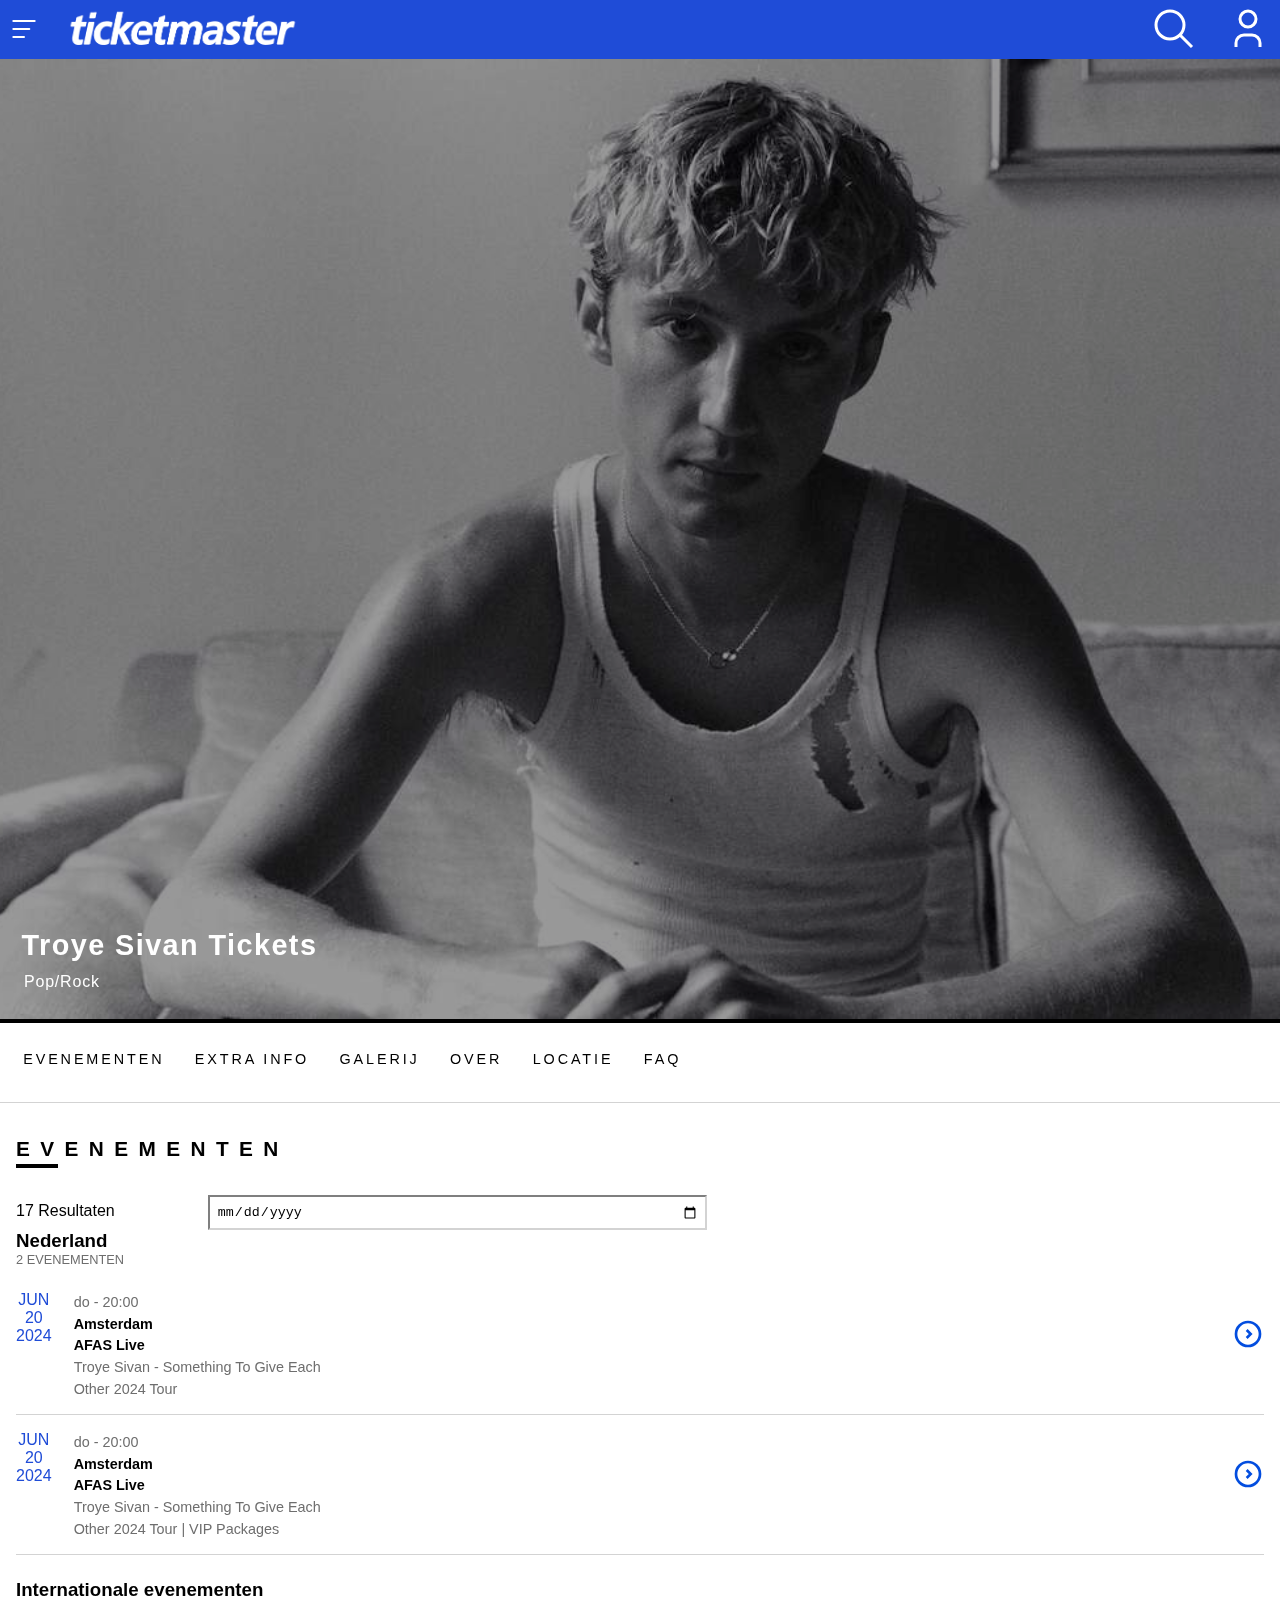
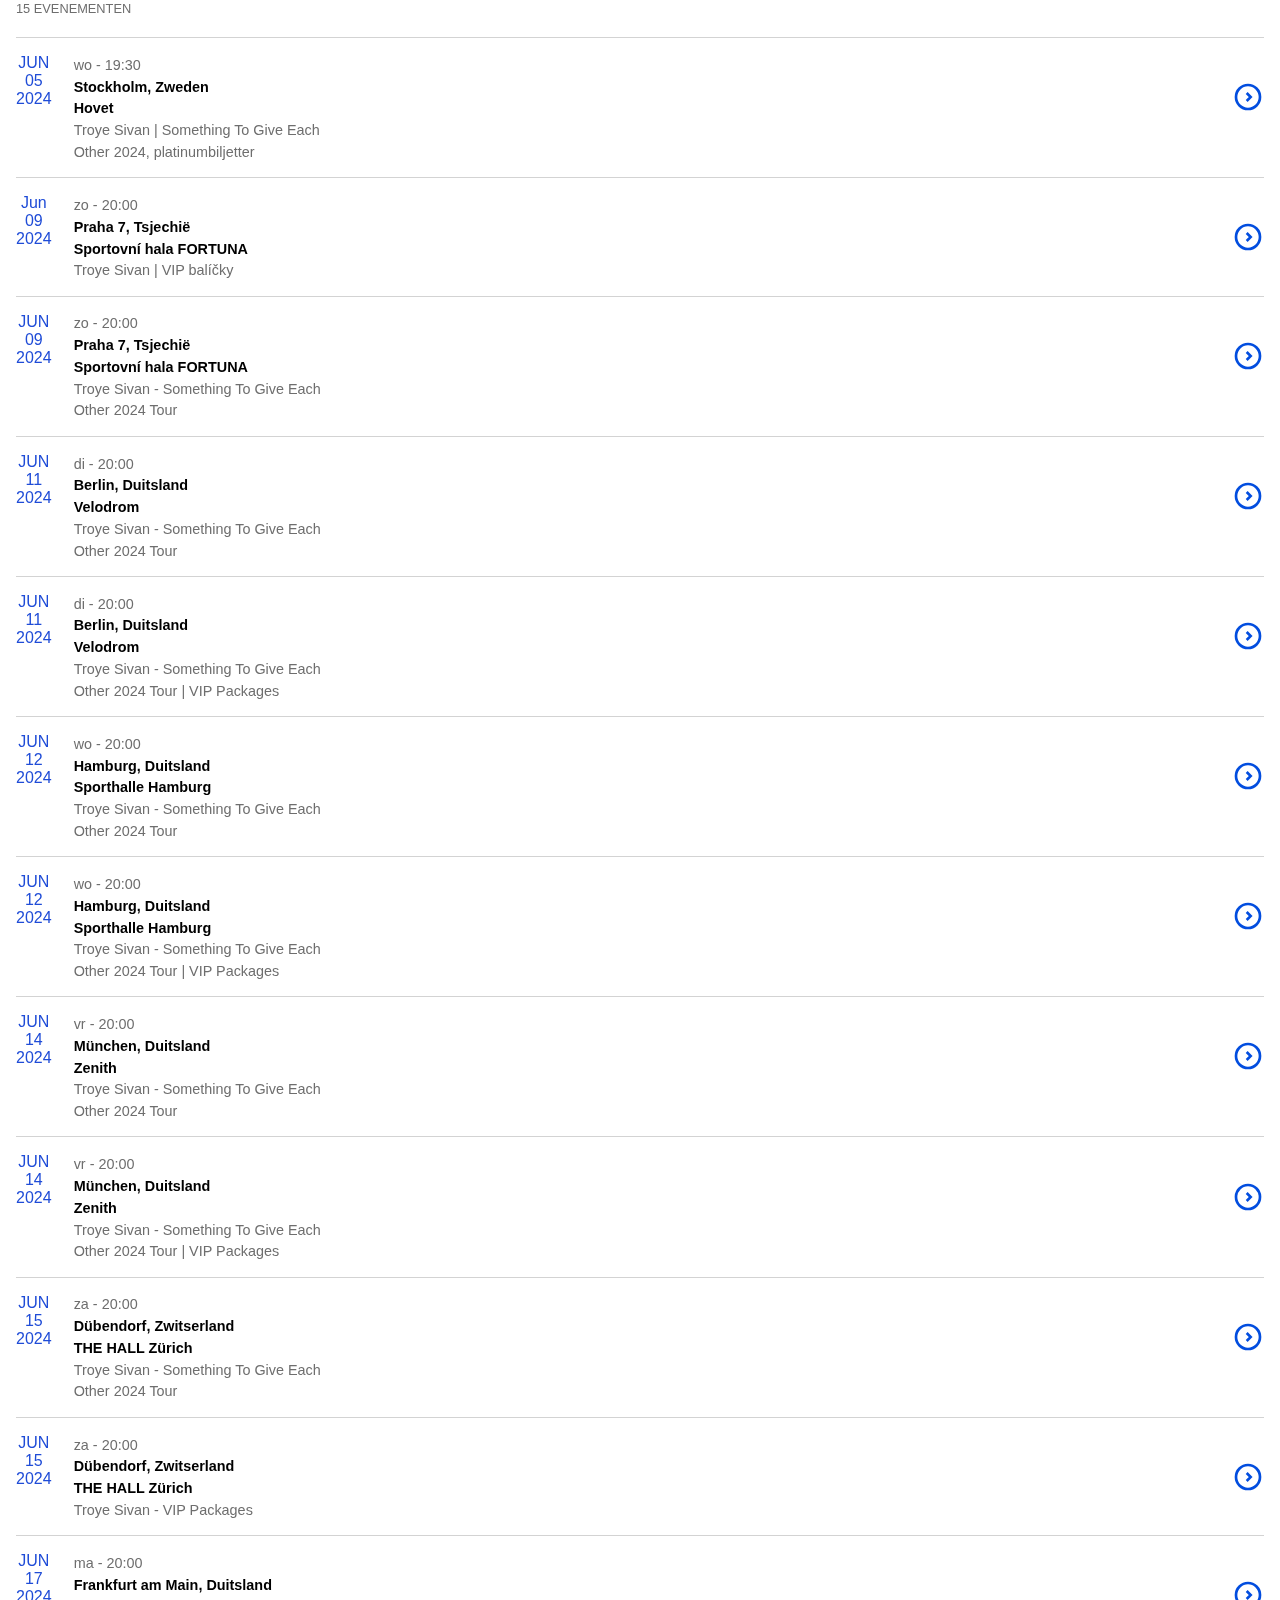
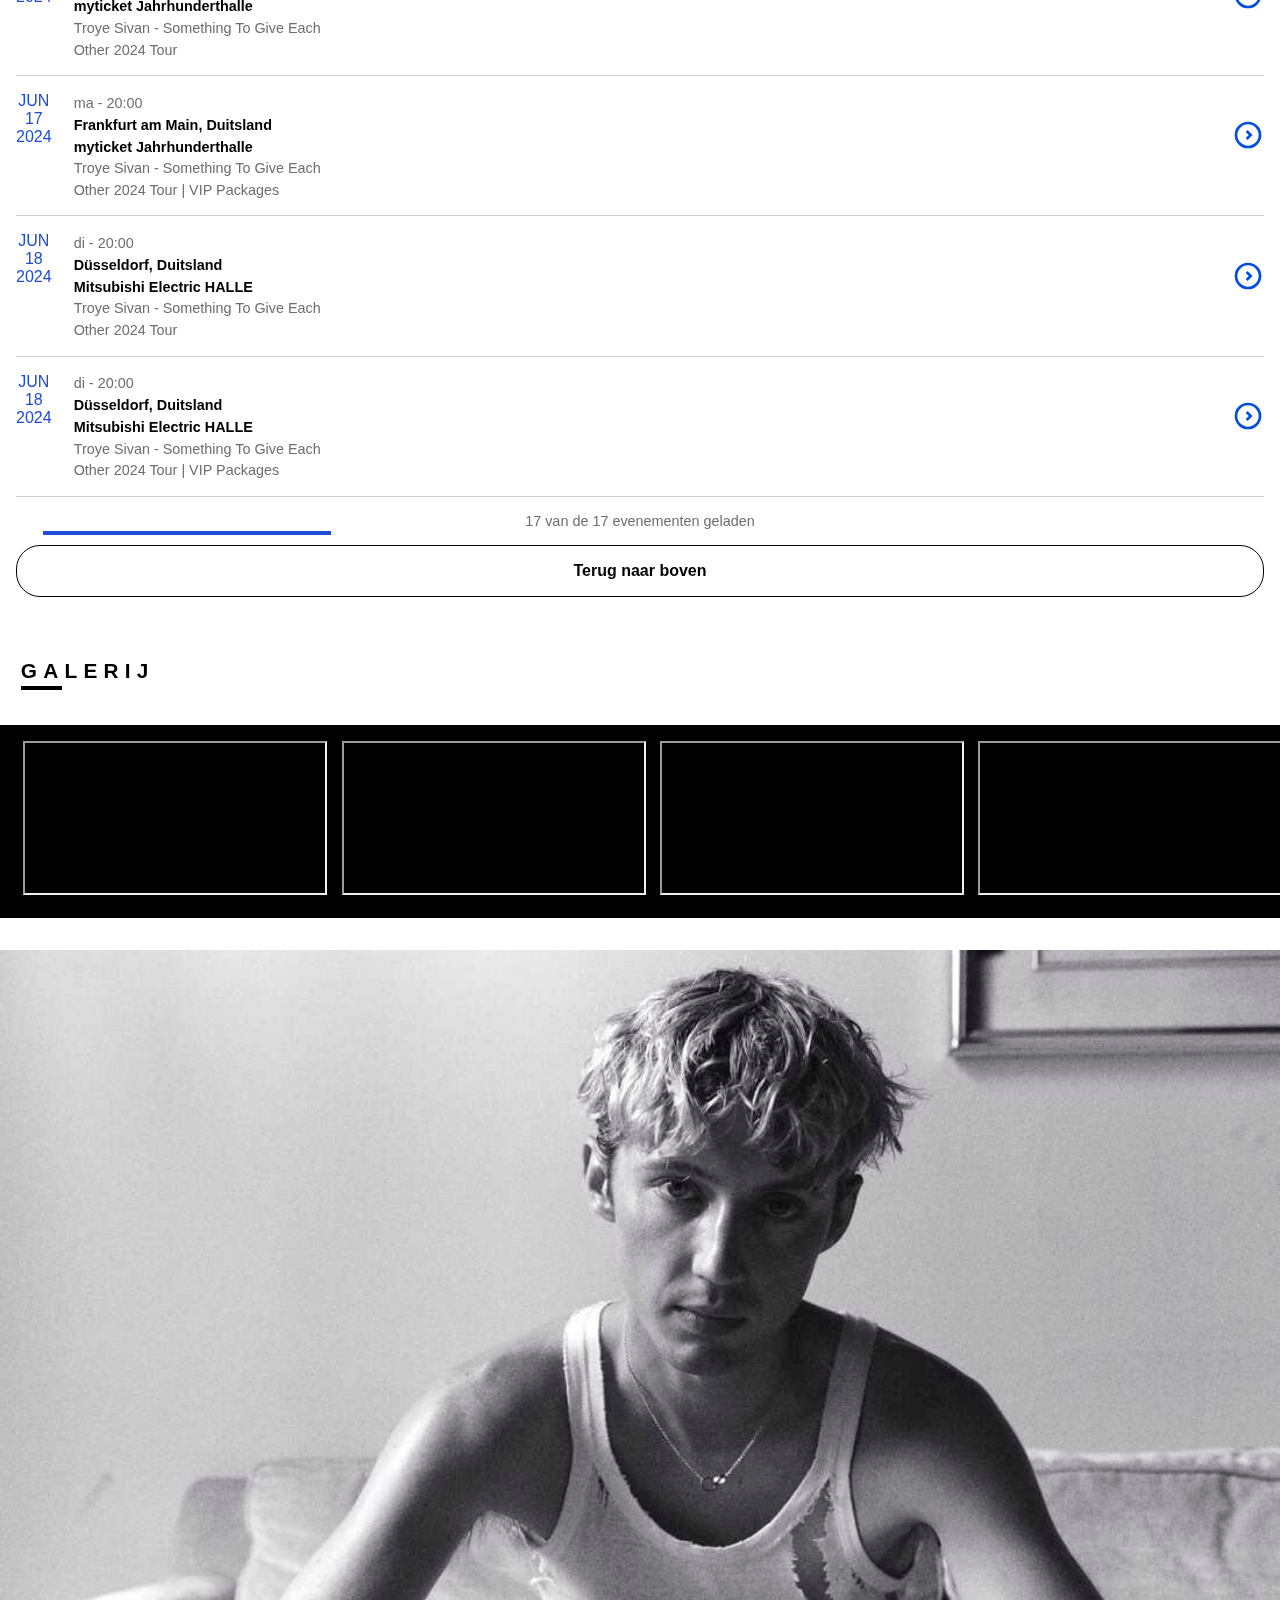
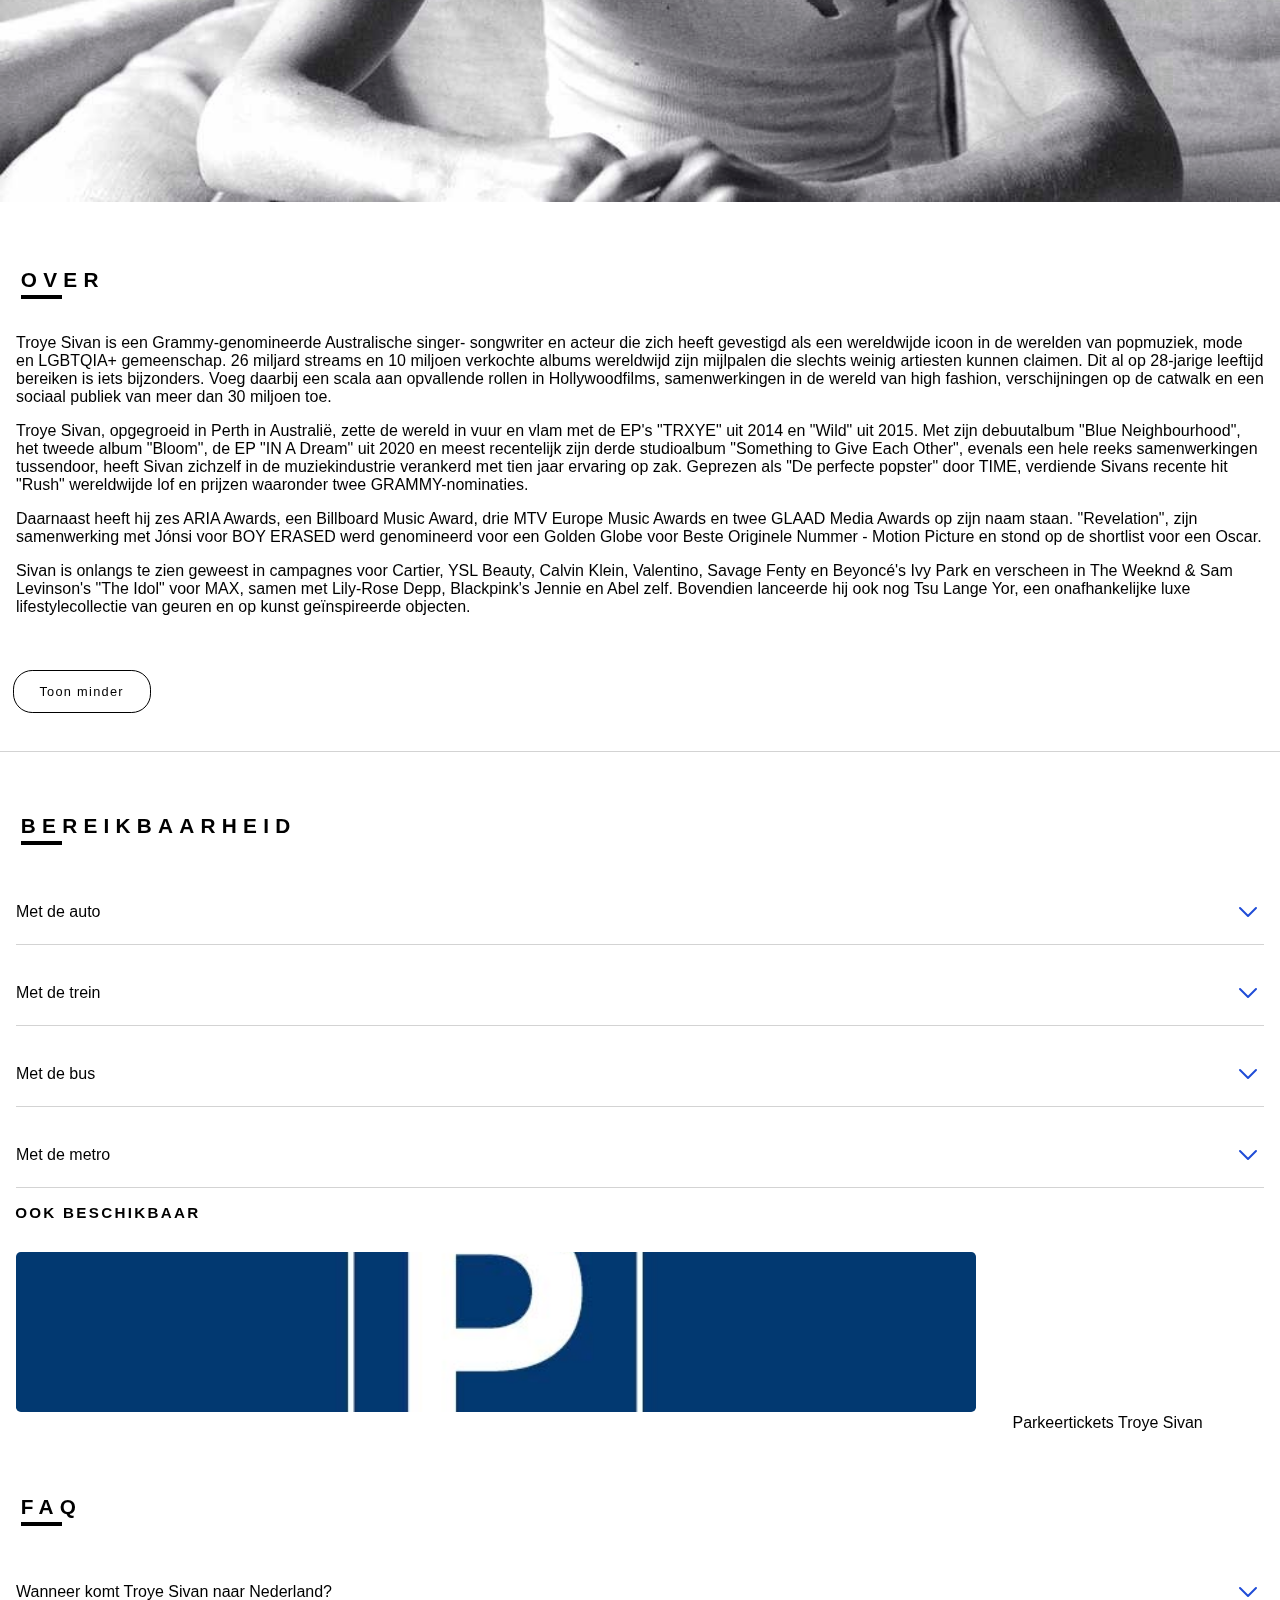
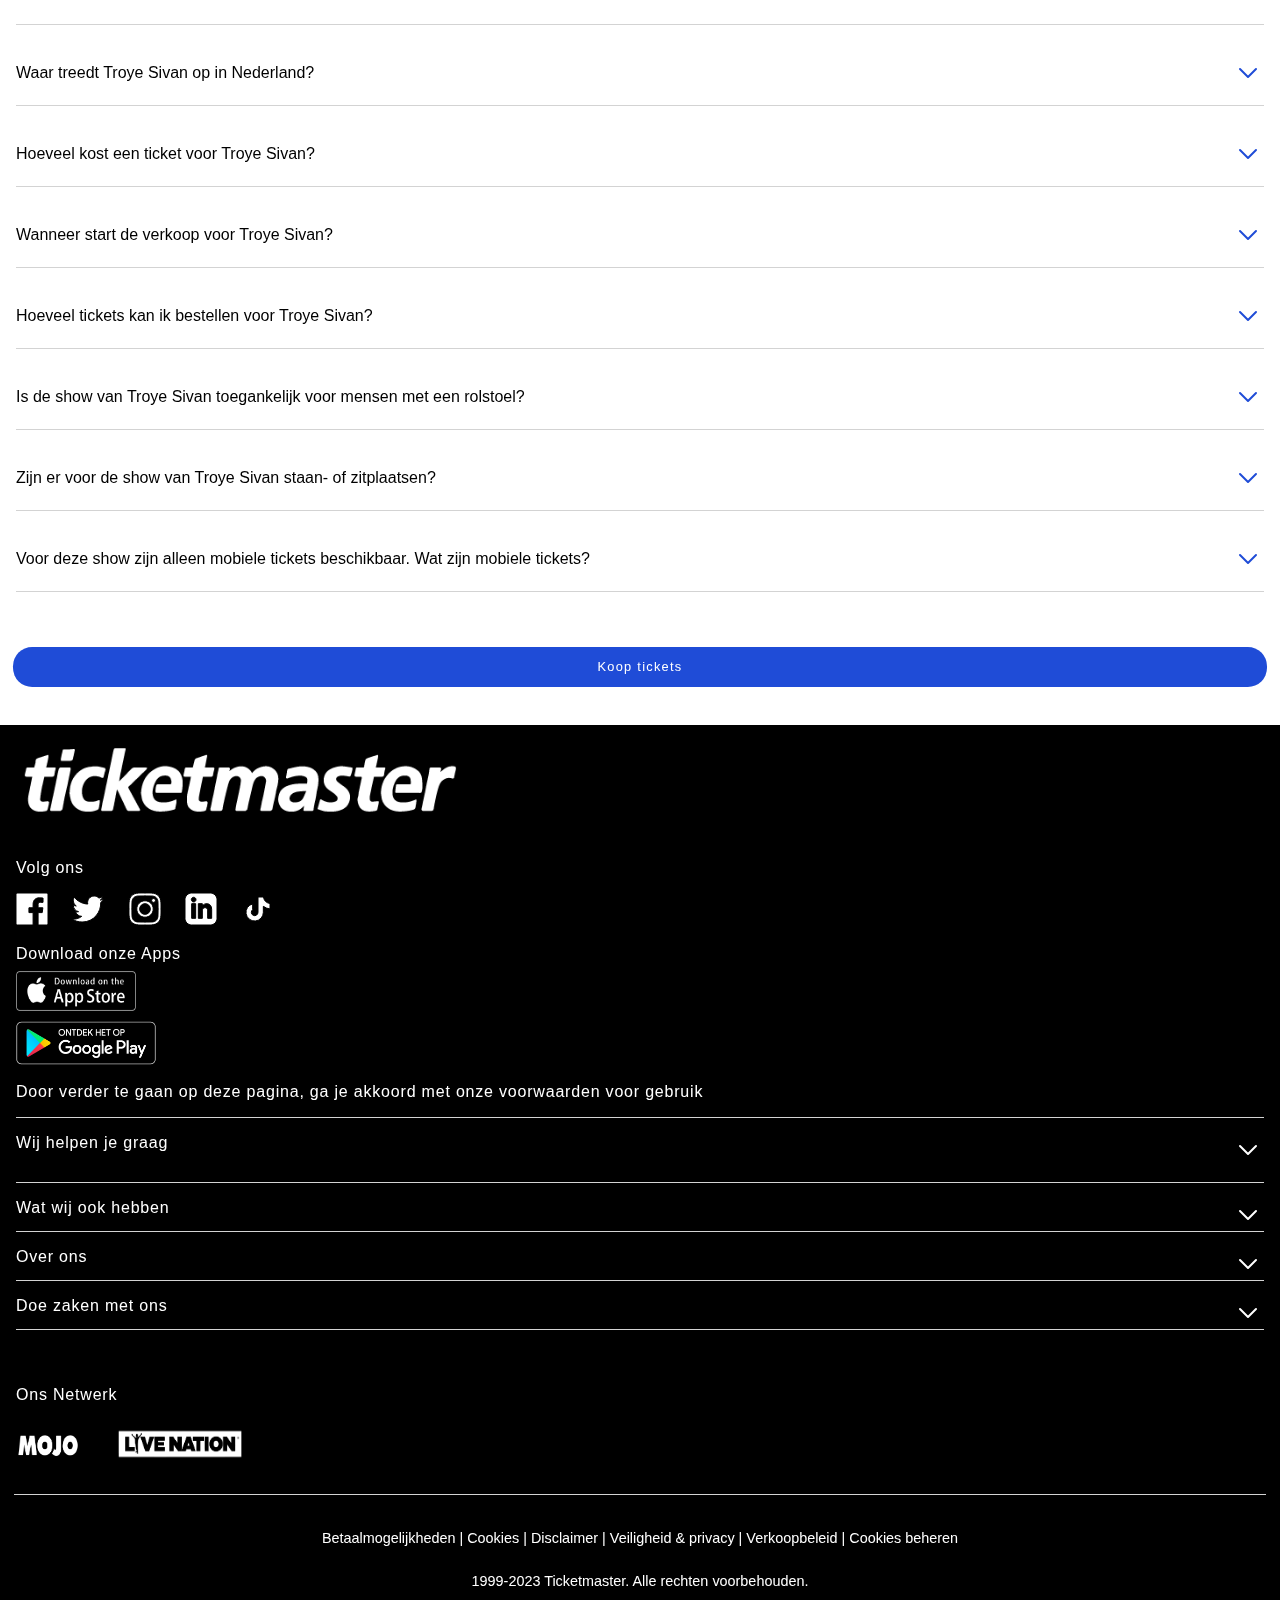
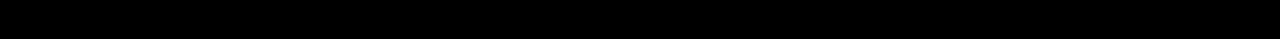
<file: detailpagina.html>
<!DOCTYPE html>
<html lang="nl">

<head>
    <meta charset="UTF-8">
    <meta name="viewport" content="width=device-width, initial-scale=1.0">
    <title>Tickets kopen</title>

    <link href="styles/style.css" rel="stylesheet">
</head>

<body class="Tickets">
    <header>
        <section>
            <a href="./index.html" aria-label="Ticketmaster startpagina"><img src="images/tmlogoclear.png"
                    alt="Ticketmaster logo wit"></a>
            <button aria-hidden="true"><svg xmlns="http://www.w3.org/2000/svg" viewBox="0 0 24 24">
                    <path stroke="none" d="M0 0h24v24H0z" fill="none" />
                    <path d="M4 6l16 0" />
                    <path d="M4 12l12 0" />
                    <path d="M4 18l8 0" />
                </svg></button>
            <svg xmlns="http://www.w3.org/2000/svg" viewBox="0 0 24 24">
                <path stroke="none" d="M0 0h24v24H0z" fill="none" />
                <path d="M10 10m-7 0a7 7 0 1 0 14 0a7 7 0 1 0 -14 0" />
                <path d="M21 21l-6 -6" />
            </svg>
            <svg xmlns="http://www.w3.org/2000/svg" viewBox="0 0 24 24">
                <path stroke="none" d="M0 0h24v24H0z" fill="none" />
                <path d="M8 7a4 4 0 1 0 8 0a4 4 0 0 0 -8 0" />
                <path d="M6 21v-2a4 4 0 0 1 4 -4h4a4 4 0 0 1 4 4v2" />
            </svg>

        </section>
        <nav>
            <button aria-hidden="true"><svg xmlns="http://www.w3.org/2000/svg" viewBox="0 0 24 24">
                    <path stroke="none" d="M0 0h24v24H0z" fill="none" />
                    <path d="M18 6l-12 12" />
                    <path d="M6 6l12 12" />
                </svg>Menu</button>

            <ul>
                <li>
                    Muziek <svg xmlns="http://www.w3.org/2000/svg" viewBox="0 0 24 24">
                        <path stroke="none" d="M0 0h24v24H0z" fill="none" />
                        <path d="M6 9l6 6l6 -6" />
                    </svg>
                </li>
                <li>Comedy <svg xmlns="http://www.w3.org/2000/svg" viewBox="0 0 24 24">
                        <path stroke="none" d="M0 0h24v24H0z" fill="none" />
                        <path d="M6 9l6 6l6 -6" />
                    </svg></li>
                <li>Sport <svg xmlns="http://www.w3.org/2000/svg" viewBox="0 0 24 24">
                        <path stroke="none" d="M0 0h24v24H0z" fill="none" />
                        <path d="M6 9l6 6l6 -6" />
                    </svg></li>
                <li>Festivals <svg xmlns="http://www.w3.org/2000/svg" viewBox="0 0 24 24">
                        <path stroke="none" d="M0 0h24v24H0z" fill="none" />
                        <path d="M6 9l6 6l6 -6" />
                    </svg></li>
                <li>Familie <svg xmlns="http://www.w3.org/2000/svg" viewBox="0 0 24 24">
                        <path stroke="none" d="M0 0h24v24H0z" fill="none" />
                        <path d="M6 9l6 6l6 -6" />
                    </svg></li>
                <li>Theater & Cultuur <svg xmlns="http://www.w3.org/2000/svg" viewBox="0 0 24 24">
                        <path stroke="none" d="M0 0h24v24H0z" fill="none" />
                        <path d="M6 9l6 6l6 -6" />
                    </svg></li>
                <li>Beurzen & Exposities <svg xmlns="http://www.w3.org/2000/svg" viewBox="0 0 24 24">
                        <path stroke="none" d="M0 0h24v24H0z" fill="none" />
                        <path d="M6 9l6 6l6 -6" />
                    </svg></li>
            </ul>
        </nav>
        <script defer src="scripts/script.js"></script>
    </header>
    <main>
        <section>
            <img src="images/TroyeSivanTicketmaster.jpeg" alt="">
            <!-- Bron: https://www.npr.org/2023/10/13/1205855985/troye-sivans-new-album-has-something-to-give-us -->
            <H1>Troye Sivan Tickets</H1>
            <h2>Pop/Rock</h2>
        </section>
        <section>
            <ul>
                <li>
                    EVENEMENTEN
                </li>
                <li>
                    EXTRA INFO
                </li>
                <li>
                    GALERIJ
                </li>
                <li>
                    OVER
                </li>
                <li>
                    LOCATIE
                </li>
                <li>
                    FAQ
                </li>
            </ul>
        </section>
        <section>
            <h2>EVENEMENTEN</h2>
            <label for="datumselector">17 Resultaten<input type="date" name="Datumselector"></label>
            <h3>Nederland</h3>
            <h4>2 EVENEMENTEN</h4>
        </section>
        <article>
            <div>
                <p>JUN</p>
                <p>20</p>
                <p>2024</p>
            </div>
            <div>
                <p>do - 20:00</p>
                <p>Amsterdam</p>
                <p>AFAS Live</p>
                <p>Troye Sivan - Something To Give Each</p>
                <p>Other 2024 Tour</p>
            </div>
            <svg xmlns="http://www.w3.org/2000/svg" viewBox="0 0 24 24">
                <path stroke="none" d="M0 0h24v24H0z" fill="none" />
                <path d="M11 9l3 3l-3 3" />
                <path d="M3 12a9 9 0 1 0 18 0a9 9 0 0 0 -18 0z" />
            </svg>
        </article>
        <article>
            <div>
                <p>JUN</p>
                <p>20</p>
                <p>2024</p>
            </div>
            <div>
                <p>do - 20:00</p>
                <p>Amsterdam </p>
                <p>AFAS Live</p>
                <p>Troye Sivan - Something To Give Each </p>
                <p>Other 2024 Tour | VIP Packages</p>
            </div>
            <svg xmlns="http://www.w3.org/2000/svg" viewBox="0 0 24 24">
                <path stroke="none" d="M0 0h24v24H0z" fill="none" />
                <path d="M11 9l3 3l-3 3" />
                <path d="M3 12a9 9 0 1 0 18 0a9 9 0 0 0 -18 0z" />
            </svg>
        </article>

        <section>
            <h3>Internationale evenementen</h3>
            <h4>15 EVENEMENTEN</h4>
        </section>
        <article>
            <div>
                <p>JUN</p>
                <p>05</p>
                <p>2024</p>
            </div>
            <div>
                <p>wo - 19:30</p>
                <p>Stockholm, Zweden</p>
                <p>Hovet</p>
                <p>Troye Sivan | Something To Give Each </p>
                <p>Other 2024, platinumbiljetter</p>
            </div>
            <svg xmlns="http://www.w3.org/2000/svg" viewBox="0 0 24 24">
                <path stroke="none" d="M0 0h24v24H0z" fill="none" />
                <path d="M11 9l3 3l-3 3" />
                <path d="M3 12a9 9 0 1 0 18 0a9 9 0 0 0 -18 0z" />
            </svg>
        </article>
        <article>
            <div>
                <p>Jun</p>
                <p>09</p>
                <p>2024</p>
            </div>
            <div>
                <p>zo - 20:00</p>
                <p>Praha 7, Tsjechië</p>
                <p>Sportovní hala FORTUNA</p>
                <p>Troye Sivan | VIP balíčky</p>
            </div>
            <svg xmlns="http://www.w3.org/2000/svg" viewBox="0 0 24 24">
                <path stroke="none" d="M0 0h24v24H0z" fill="none" />
                <path d="M11 9l3 3l-3 3" />
                <path d="M3 12a9 9 0 1 0 18 0a9 9 0 0 0 -18 0z" />
            </svg>
        </article>

        <article>
            <div>
                <p>JUN</p>
                <p>09</p>
                <p>2024</p>
            </div>
            <div>
                <p>zo - 20:00</p>
                <p>Praha 7, Tsjechië </p>
                <p>Sportovní hala FORTUNA</p>
                <p>Troye Sivan - Something To Give Each </p>
                <p>Other 2024 Tour</p>
            </div>
            <svg xmlns="http://www.w3.org/2000/svg" viewBox="0 0 24 24">
                <path stroke="none" d="M0 0h24v24H0z" fill="none" />
                <path d="M11 9l3 3l-3 3" />
                <path d="M3 12a9 9 0 1 0 18 0a9 9 0 0 0 -18 0z" />
            </svg>
        </article>
        <article>
            <div>
                <p>JUN</p>
                <p>11</p>
                <p>2024</p>
            </div>
            <div>
                <p>di - 20:00</p>
                <p>Berlin, Duitsland </p>
                <p>Velodrom</p>
                <p>Troye Sivan - Something To Give Each</p>
                <p>Other 2024 Tour</p>
            </div>
            <svg xmlns="http://www.w3.org/2000/svg" viewBox="0 0 24 24">
                <path stroke="none" d="M0 0h24v24H0z" fill="none" />
                <path d="M11 9l3 3l-3 3" />
                <path d="M3 12a9 9 0 1 0 18 0a9 9 0 0 0 -18 0z" />
            </svg>
        </article>
        <article>
            <div>
                <p>JUN</p>
                <p>11</p>
                <p>2024</p>
            </div>
            <div>
                <p>di - 20:00</p>
                <p>Berlin, Duitsland </p>
                <p>Velodrom</p>
                <p>Troye Sivan - Something To Give Each </p>
                <p>Other 2024 Tour | VIP Packages</p>
            </div>
            <svg xmlns="http://www.w3.org/2000/svg" viewBox="0 0 24 24">
                <path stroke="none" d="M0 0h24v24H0z" fill="none" />
                <path d="M11 9l3 3l-3 3" />
                <path d="M3 12a9 9 0 1 0 18 0a9 9 0 0 0 -18 0z" />
            </svg>
        </article>
        <article>
            <div>
                <p>JUN</p>
                <p>12</p>
                <p>2024</p>
            </div>
            <div>
                <p>wo - 20:00</p>
                <p>Hamburg, Duitsland </p>
                <p>Sporthalle Hamburg</p>
                <p>Troye Sivan - Something To Give Each </p>
                <p>Other 2024 Tour</p>
            </div>
            <svg xmlns="http://www.w3.org/2000/svg" viewBox="0 0 24 24">
                <path stroke="none" d="M0 0h24v24H0z" fill="none" />
                <path d="M11 9l3 3l-3 3" />
                <path d="M3 12a9 9 0 1 0 18 0a9 9 0 0 0 -18 0z" />
            </svg>
        </article>
        <article>
            <div>
                <p>JUN</p>
                <p>12</p>
                <p>2024</p>
            </div>
            <div>
                <p>wo - 20:00</p>
                <p>Hamburg, Duitsland </p>
                <p>Sporthalle Hamburg</p>
                <p>Troye Sivan - Something To Give Each </p>
                <p>Other 2024 Tour | VIP Packages</p>
            </div>
            <svg xmlns="http://www.w3.org/2000/svg" viewBox="0 0 24 24">
                <path stroke="none" d="M0 0h24v24H0z" fill="none" />
                <path d="M11 9l3 3l-3 3" />
                <path d="M3 12a9 9 0 1 0 18 0a9 9 0 0 0 -18 0z" />
            </svg>
        </article>
        <article>
            <div>
                <p>JUN</p>
                <p>14</p>
                <p>2024</p>
            </div>
            <div>
                <p>vr - 20:00</p>
                <p>München, Duitsland </p>
                <p>Zenith</p>
                <p>Troye Sivan - Something To Give Each </p>
                <p>Other 2024 Tour</p>
            </div>
            <svg xmlns="http://www.w3.org/2000/svg" viewBox="0 0 24 24">
                <path stroke="none" d="M0 0h24v24H0z" fill="none" />
                <path d="M11 9l3 3l-3 3" />
                <path d="M3 12a9 9 0 1 0 18 0a9 9 0 0 0 -18 0z" />
            </svg>
        </article>
        <article>
            <div>
                <p>JUN</p>
                <p>14</p>
                <p>2024</p>
            </div>
            <div>
                <p>vr - 20:00</p>
                <p>München, Duitsland </p>
                <p>Zenith</p>
                <p>Troye Sivan - Something To Give Each </p>
                <p>Other 2024 Tour | VIP Packages</p>
            </div>
            <svg xmlns="http://www.w3.org/2000/svg" viewBox="0 0 24 24">
                <path stroke="none" d="M0 0h24v24H0z" fill="none" />
                <path d="M11 9l3 3l-3 3" />
                <path d="M3 12a9 9 0 1 0 18 0a9 9 0 0 0 -18 0z" />
            </svg>
        </article>
        <article>
            <div>
                <p>JUN</p>
                <p>15</p>
                <p>2024</p>
            </div>
            <div>
                <p>za - 20:00</p>
                <p>Dübendorf, Zwitserland </p>
                <p>THE HALL Zürich</p>
                <p>Troye Sivan - Something To Give Each </p>
                <p>Other 2024 Tour</p>
            </div>
            <svg xmlns="http://www.w3.org/2000/svg" viewBox="0 0 24 24">
                <path stroke="none" d="M0 0h24v24H0z" fill="none" />
                <path d="M11 9l3 3l-3 3" />
                <path d="M3 12a9 9 0 1 0 18 0a9 9 0 0 0 -18 0z" />
            </svg>
        </article>
        <article>
            <div>
                <p>JUN</p>
                <p>15</p>
                <p>2024</p>
            </div>
            <div>
                <p>za - 20:00</p>
                <p>Dübendorf, Zwitserland</p>
                <p>THE HALL Zürich</p>
                <p>Troye Sivan - VIP Packages</p>
            </div>
            <svg xmlns="http://www.w3.org/2000/svg" viewBox="0 0 24 24">
                <path stroke="none" d="M0 0h24v24H0z" fill="none" />
                <path d="M11 9l3 3l-3 3" />
                <path d="M3 12a9 9 0 1 0 18 0a9 9 0 0 0 -18 0z" />
            </svg>
        </article>
        <article>
            <div>
                <p>JUN</p>
                <p>17</p>
                <p>2024</p>
            </div>
            <div>
                <p>ma - 20:00</p>
                <p>Frankfurt am Main, Duitsland </p>
                <p>myticket Jahrhunderthalle</p>
                <p>Troye Sivan - Something To Give Each </p>
                <p>Other 2024 Tour</p>
            </div>
            <svg xmlns="http://www.w3.org/2000/svg" viewBox="0 0 24 24">
                <path stroke="none" d="M0 0h24v24H0z" fill="none" />
                <path d="M11 9l3 3l-3 3" />
                <path d="M3 12a9 9 0 1 0 18 0a9 9 0 0 0 -18 0z" />
            </svg>
        </article>
        <article>
            <div>
                <p>JUN</p>
                <p>17</p>
                <p>2024</p>
            </div>
            <div>
                <p>ma - 20:00</p>
                <p>Frankfurt am Main, Duitsland</p>
                <p>myticket Jahrhunderthalle</p>
                <p>Troye Sivan - Something To Give Each </p>
                <p>Other 2024 Tour | VIP Packages</p>
            </div>
            <svg xmlns="http://www.w3.org/2000/svg" viewBox="0 0 24 24">
                <path stroke="none" d="M0 0h24v24H0z" fill="none" />
                <path d="M11 9l3 3l-3 3" />
                <path d="M3 12a9 9 0 1 0 18 0a9 9 0 0 0 -18 0z" />
            </svg>
        </article>
        <article>
            <div>
                <p>JUN</p>
                <p>18</p>
                <p>2024</p>
            </div>
            <div>
                <p>di - 20:00</p>
                <p>Düsseldorf, Duitsland </p>
                <p>Mitsubishi Electric HALLE</p>
                <p>Troye Sivan - Something To Give Each </p>
                <p>Other 2024 Tour</p>
            </div>
            <svg xmlns="http://www.w3.org/2000/svg" viewBox="0 0 24 24">
                <path stroke="none" d="M0 0h24v24H0z" fill="none" />
                <path d="M11 9l3 3l-3 3" />
                <path d="M3 12a9 9 0 1 0 18 0a9 9 0 0 0 -18 0z" />
            </svg>
        </article>
        <article>
            <div>
                <p>JUN</p>
                <p>18</p>
                <p>2024</p>
            </div>
            <div>
                <p>di - 20:00</p>
                <p>Düsseldorf, Duitsland </p>
                <p>Mitsubishi Electric HALLE</p>
                <p>Troye Sivan - Something To Give Each </p>
                <p>Other 2024 Tour | VIP Packages</p>
            </div>
            <svg xmlns="http://www.w3.org/2000/svg" viewBox="0 0 24 24">
                <path stroke="none" d="M0 0h24v24H0z" fill="none" />
                <path d="M11 9l3 3l-3 3" />
                <path d="M3 12a9 9 0 1 0 18 0a9 9 0 0 0 -18 0z" />
            </svg>
        </article>
        <section>
            <p>17 van de 17 evenementen geladen</p>
            <button>Terug naar boven</button>
        </section>
        <section>
            <h2>GALERIJ</h2>
            <ul>
                <li>
                    <iframe src="https://www.youtube.com/embed/WjLcVqjIkLo"
                        title="Troye Sivan - Got Me Started (Official Video)"></iframe>
                </li>
                <li>
                    <iframe src="https://www.youtube.com/embed/k5TqNsr6YuQ" title="Troye Sivan - My My My!"></iframe>
                </li>
                <li>
                    <iframe src="https://www.youtube.com/embed/39OUkc1b-HQ"
                        title="Troye Sivan - Still Got It (Official Audio)"></iframe>
                </li>
                <li>
                    <iframe src="https://www.youtube.com/embed/XYAghEq5Lfw?si=aJKHh9kTVb-XQCtM"
                        title="YouTube video player"></iframe>
                </li>
                <li>
                    <iframe src="https://www.youtube.com/embed/41PTANtZFW0?si=OpLm8PmV7QRZm28O"
                        title="YouTube video player"></iframe>
                </li>
                <li>
                    <iframe src="https://www.youtube.com/embed/IR-6KE8C4VQ?si=8Zh9DM8jmSy6nF-S"
                        title="YouTube video player"></iframe>
                </li>
            </ul>
        </section>
        <img src="images/TroyeSivanTicketmaster.jpeg" alt="Grijze foto van Troye Sivan zittend op een bank.">
        <section>
            <h2>OVER</h2>
            <p>
                Troye Sivan is een Grammy-genomineerde Australische singer- songwriter en acteur die zich heeft
                gevestigd als een wereldwijde icoon in de werelden van popmuziek, mode en LGBTQIA+ gemeenschap. 26
                miljard streams en 10 miljoen verkochte albums wereldwijd zijn mijlpalen die slechts weinig artiesten
                kunnen claimen. Dit al op 28-jarige leeftijd bereiken is iets bijzonders. Voeg daarbij een scala aan
                opvallende rollen in Hollywoodfilms, samenwerkingen in de wereld van high fashion, verschijningen op de
                catwalk en een sociaal publiek van meer dan 30 miljoen toe.
            </p>
            <p>Troye Sivan, opgegroeid in Perth in
                Australië, zette de wereld in vuur en vlam met de EP's "TRXYE" uit 2014 en "Wild" uit 2015. Met zijn
                debuutalbum "Blue Neighbourhood", het tweede album "Bloom", de EP "IN A Dream" uit 2020 en meest
                recentelijk zijn derde studioalbum "Something to Give Each Other", evenals een hele reeks samenwerkingen
                tussendoor, heeft Sivan zichzelf in de muziekindustrie verankerd met tien jaar ervaring op zak. Geprezen
                als "De perfecte popster" door TIME, verdiende Sivans recente hit "Rush" wereldwijde lof en prijzen
                waaronder twee GRAMMY-nominaties.
            </p>
            <p>Daarnaast heeft hij zes ARIA Awards, een Billboard Music Award, drie MTV Europe Music Awards en twee
                GLAAD Media Awards op zijn naam staan. "Revelation", zijn samenwerking met Jónsi voor BOY ERASED werd
                genomineerd voor een Golden Globe voor Beste Originele Nummer - Motion Picture en stond op de shortlist
                voor een Oscar.
            </p>
            <p>Sivan is onlangs te zien geweest in campagnes voor Cartier, YSL Beauty, Calvin Klein,
                Valentino, Savage Fenty en Beyoncé's Ivy Park en verscheen in The Weeknd & Sam Levinson's "The Idol"
                voor MAX, samen met Lily-Rose Depp, Blackpink's Jennie en Abel zelf. Bovendien lanceerde hij ook nog Tsu
                Lange Yor, een onafhankelijke luxe lifestylecollectie van geuren en op kunst geïnspireerde objecten.
            </p>
            <a href="./detailpagina.html" aria-label="Tekst inklappen"><button>Toon
                    minder</button></a>
        </section>
        <section>
            <h2>BEREIKBAARHEID</h2>
            <ul>
                <li>
                    Met de auto <svg xmlns="http://www.w3.org/2000/svg" viewBox="0 0 24 24">
                        <path stroke="none" d="M0 0h24v24H0z" fill="none" />
                        <path d="M6 9l6 6l6 -6" />
                    </svg>
                </li>
                <li>
                    Met de trein <svg xmlns="http://www.w3.org/2000/svg" viewBox="0 0 24 24">
                        <path stroke="none" d="M0 0h24v24H0z" fill="none" />
                        <path d="M6 9l6 6l6 -6" />
                    </svg>
                </li>
                <li>
                    Met de bus <svg xmlns="http://www.w3.org/2000/svg" viewBox="0 0 24 24">
                        <path stroke="none" d="M0 0h24v24H0z" fill="none" />
                        <path d="M6 9l6 6l6 -6" />
                    </svg>
                </li>
                <li>
                    Met de metro <svg xmlns="http://www.w3.org/2000/svg" viewBox="0 0 24 24">
                        <path stroke="none" d="M0 0h24v24H0z" fill="none" />
                        <path d="M6 9l6 6l6 -6" />
                    </svg>
                </li>
            </ul>
            <h3>OOK BESCHIKBAAR</h3>
            <img src="images/ParkeerTicketmaster.jpg" alt="Parkeertickets foto">
            <a src="./detailpagina.html" aria-label="Parkeertickets">Parkeertickets Troye Sivan</a>
        </section>
        <section>
            <h2>FAQ</h2>
            <ul>
                <li>Wanneer komt Troye Sivan naar Nederland?
                    <svg xmlns="http://www.w3.org/2000/svg" viewBox="0 0 24 24">
                        <path stroke="none" d="M0 0h24v24H0z" fill="none" />
                        <path d="M6 9l6 6l6 -6" />
                    </svg>
                </li>
                <li>Waar treedt Troye Sivan op in Nederland?
                    <svg xmlns="http://www.w3.org/2000/svg" viewBox="0 0 24 24">
                        <path stroke="none" d="M0 0h24v24H0z" fill="none" />
                        <path d="M6 9l6 6l6 -6" />
                    </svg>
                </li>
                <li>Hoeveel kost een ticket voor Troye Sivan?
                    <svg xmlns="http://www.w3.org/2000/svg" viewBox="0 0 24 24">
                        <path stroke="none" d="M0 0h24v24H0z" fill="none" />
                        <path d="M6 9l6 6l6 -6" />
                    </svg>
                </li>
                <li>Wanneer start de verkoop voor Troye Sivan?
                    <svg xmlns="http://www.w3.org/2000/svg" viewBox="0 0 24 24">
                        <path stroke="none" d="M0 0h24v24H0z" fill="none" />
                        <path d="M6 9l6 6l6 -6" />
                    </svg>
                </li>
                <li>Hoeveel tickets kan ik bestellen voor Troye Sivan?
                    <svg xmlns="http://www.w3.org/2000/svg" viewBox="0 0 24 24">
                        <path stroke="none" d="M0 0h24v24H0z" fill="none" />
                        <path d="M6 9l6 6l6 -6" />
                    </svg>
                </li>
                <li>Is de show van Troye Sivan toegankelijk voor mensen met een rolstoel?
                    <svg xmlns="http://www.w3.org/2000/svg" viewBox="0 0 24 24">
                        <path stroke="none" d="M0 0h24v24H0z" fill="none" />
                        <path d="M6 9l6 6l6 -6" />
                    </svg>
                </li>
                <li>Zijn er voor de show van Troye Sivan staan- of zitplaatsen?
                    <svg xmlns="http://www.w3.org/2000/svg" viewBox="0 0 24 24">
                        <path stroke="none" d="M0 0h24v24H0z" fill="none" />
                        <path d="M6 9l6 6l6 -6" />
                    </svg>
                </li>
                <li>Voor deze show zijn alleen mobiele tickets beschikbaar. Wat zijn mobiele tickets?
                    <svg xmlns="http://www.w3.org/2000/svg" viewBox="0 0 24 24">
                        <path stroke="none" d="M0 0h24v24H0z" fill="none" />
                        <path d="M6 9l6 6l6 -6" />
                    </svg>
                </li>
            </ul>
        </section>
        <section>
            <a href="./detailpagina.html" aria-label="Troye Sivan"><button>Koop tickets</button></a>
        </section>
    </main>
    <footer>
        <img src="images/tmlogoclear.png" alt="Ticketmaster logo wit">
        <section>
            <h2>Volg ons</h2>
            <a href="./detailpagina.html" aria-label="Facebook">
                <svg xmlns="http://www.w3.org/2000/svg" viewBox="0 0 24 24">
                    <path
                        d="M22.675 0h-21.35c-.732 0-1.325.593-1.325 1.325v21.351c0 .731.593 1.324 1.325 1.324h11.495v-9.294h-3.128v-3.622h3.128v-2.671c0-3.1 1.893-4.788 4.659-4.788 1.325 0 2.463.099 2.795.143v3.24l-1.918.001c-1.504 0-1.795.715-1.795 1.763v2.313h3.587l-.467 3.622h-3.12v9.293h6.116c.73 0 1.323-.593 1.323-1.325v-21.35c0-.732-.593-1.325-1.325-1.325z" />
                </svg>
            </a>
            <a href="./detailpagina.html" aria-label="Twitter">
                <svg xmlns="http://www.w3.org/2000/svg" viewBox="0 0 24 24">
                    <path
                        d="M24 4.557c-.883.392-1.832.656-2.828.775 1.017-.609 1.798-1.574 2.165-2.724-.951.564-2.005.974-3.127 1.195-.897-.957-2.178-1.555-3.594-1.555-3.179 0-5.515 2.966-4.797 6.045-4.091-.205-7.719-2.165-10.148-5.144-1.29 2.213-.669 5.108 1.523 6.574-.806-.026-1.566-.247-2.229-.616-.054 2.281 1.581 4.415 3.949 4.89-.693.188-1.452.232-2.224.084.626 1.956 2.444 3.379 4.6 3.419-2.07 1.623-4.678 2.348-7.29 2.04 2.179 1.397 4.768 2.212 7.548 2.212 9.142 0 14.307-7.721 13.995-14.646.962-.695 1.797-1.562 2.457-2.549z" />
                </svg>
            </a>
            <a href="./detailpagina.html" aria-label="Instagram">
                <svg xmlns="http://www.w3.org/2000/svg" viewBox="0 0 24 24">
                    <path
                        d="M12 2.163c3.204 0 3.584.012 4.85.07 3.252.148 4.771 1.691 4.919 4.919.058 1.265.069 1.645.069 4.849 0 3.205-.012 3.584-.069 4.849-.149 3.225-1.664 4.771-4.919 4.919-1.266.058-1.644.07-4.85.07-3.204 0-3.584-.012-4.849-.07-3.26-.149-4.771-1.699-4.919-4.92-.058-1.265-.07-1.644-.07-4.849 0-3.204.013-3.583.07-4.849.149-3.227 1.664-4.771 4.919-4.919 1.266-.057 1.645-.069 4.849-.069zm0-2.163c-3.259 0-3.667.014-4.947.072-4.358.2-6.78 2.618-6.98 6.98-.059 1.281-.073 1.689-.073 4.948 0 3.259.014 3.668.072 4.948.2 4.358 2.618 6.78 6.98 6.98 1.281.058 1.689.072 4.948.072 3.259 0 3.668-.014 4.948-.072 4.354-.2 6.782-2.618 6.979-6.98.059-1.28.073-1.689.073-4.948 0-3.259-.014-3.667-.072-4.947-.196-4.354-2.617-6.78-6.979-6.98-1.281-.059-1.69-.073-4.949-.073zm0 5.838c-3.403 0-6.162 2.759-6.162 6.162s2.759 6.163 6.162 6.163 6.162-2.759 6.162-6.163c0-3.403-2.759-6.162-6.162-6.162zm0 10.162c-2.209 0-4-1.79-4-4 0-2.209 1.791-4 4-4s4 1.791 4 4c0 2.21-1.791 4-4 4zm6.406-11.845c-.796 0-1.441.645-1.441 1.44s.645 1.44 1.441 1.44c.795 0 1.439-.645 1.439-1.44s-.644-1.44-1.439-1.44z" />
                </svg>
            </a>
            <a href="./detailpagina.html" aria-label="Linkedin">
                <svg xmlns="http://www.w3.org/2000/svg" viewBox="0 0 24 24">
                    <path
                        d="M19 0h-14c-2.761 0-5 2.239-5 5v14c0 2.761 2.239 5 5 5h14c2.762 0 5-2.239 5-5v-14c0-2.761-2.238-5-5-5zm-11 19h-3v-11h3v11zm-1.5-12.268c-.966 0-1.75-.79-1.75-1.764s.784-1.764 1.75-1.764 1.75.79 1.75 1.764-.783 1.764-1.75 1.764zm13.5 12.268h-3v-5.604c0-3.368-4-3.113-4 0v5.604h-3v-11h3v1.765c1.396-2.586 7-2.777 7 2.476v6.759z" />
                </svg>
            </a>
            <a href="./detailpagina.html" aria-label="Tiktok">
                <svg xmlns="http://www.w3.org/2000/svg" viewBox="0 0 24 24">
                    <path
                        d="M21 7.917v4.034a9.948 9.948 0 0 1 -5 -1.951v4.5a6.5 6.5 0 1 1 -8 -6.326v4.326a2.5 2.5 0 1 0 4 2v-11.5h4.083a6.005 6.005 0 0 0 4.917 4.917z" />
                </svg>
            </a>
        </section>
        <section>
            <h2>Download onze Apps</h2>
            <a href="./detailpagina.html" aria-label="App Store">
                <img src="images/AppstoreTicketmaster.svg.png">
                <!-- Bron: https://en.wikipedia.org/wiki/File:Download_on_the_App_Store_Badge.svg -->
            </a>
            <a href="./detailpagina.html" aria-label="Google Play">
                <img src="images/GoogleplayTicketmaster.png">
                <!-- Bron: https://www.uitinhetmeetjesland.be/file/google-play-badgepng -->
            </a>
        </section>
        <h2>Door verder te gaan op deze pagina, ga je akkoord met onze voorwaarden voor gebruik</h2>
        <section>
            <ul>
                <li>Wij helpen je graag <svg xmlns="http://www.w3.org/2000/svg" viewBox="0 0 24 24">
                        <path stroke="none" d="M0 0h24v24H0z" fill="none" />
                        <path d="M6 9l6 6l6 -6" />
                    </svg></li>
                <li>Wat wij ook hebben <svg xmlns="http://www.w3.org/2000/svg" viewBox="0 0 24 24">
                        <path stroke="none" d="M0 0h24v24H0z" fill="none" />
                        <path d="M6 9l6 6l6 -6" />
                    </svg></li>
                <li>Over ons <svg xmlns="http://www.w3.org/2000/svg" viewBox="0 0 24 24">
                        <path stroke="none" d="M0 0h24v24H0z" fill="none" />
                        <path d="M6 9l6 6l6 -6" />
                    </svg></li>
                <li>Doe zaken met ons <svg xmlns="http://www.w3.org/2000/svg" viewBox="0 0 24 24">
                        <path stroke="none" d="M0 0h24v24H0z" fill="none" />
                        <path d="M6 9l6 6l6 -6" />
                    </svg></li>
            </ul>
        </section>
        <section>
            <h2>Ons Netwerk</h2>
            <a href="./detailpagina.html" aria-label="Mojo">
                <img src="images/MojoLogoTicketmaster.png" alt="">
            </a>
            <a href="./detailpagina.html" aria-label="Livenation">
                <img src="images/LiveNationLogoTicketmaster.png" alt="">
            </a>
        </section>
        <p>Betaalmogelijkheden | Cookies | Disclaimer | Veiligheid & privacy | Verkoopbeleid | Cookies beheren</p>
        <p>1999-2023 Ticketmaster. Alle rechten voorbehouden.</p>
    </footer>
</body>

</html>
</file>
<file: styles/style.css>
/**************/

/* CSS REMEDY */

/**************/
*,
*::after,
*::before {
	box-sizing: border-box;
	margin: 0;
	padding: 0;
}





/*********************/

/* CUSTOM PROPERTIES */

/*********************/





:root {
	--color-text: #000000;
	--white-text: #fff;
	--color-background: #fff;
	--font-family: Arial, Helvetica, sans-serif;
	--blue-color: #1f4cd7;
	--border-color: #d3d3d3;
	--button-hover-color: #0139a7;
	--button-focus-color: #002c84;
	--dark-background: #000;
	--article-hover-color: #288cff;
	--svg-color: #000;
	--color-button: #fff;
	--button-border-color: #000;
	--little-bar-color: #000;
	--extra-text-color: #6e6e6e;
}





/***************/

/*  DARK MODE  */

/***************/





@media(prefers-color-scheme: dark) {

	body {
		background-color: rgb(2, 2, 19);
		color: #fff;
	}

	:root {
		--color-text: #fff;
		--white-text: #fff;
		--color-background: #000;
		--font-family: Arial, Helvetica, sans-serif;
		--blue-color: #1f4cd7;
		--border-color: #d3d3d3;
		--button-hover-color: #0139a7;
		--button-focus-color: #002c84;
		--dark-background: #000;
		--article-hover-color: #385371;
		--svg-color: #fff;
		--color-button: #000;
		--button-border-color: #fff;
		--little-bar-color: #fff;
		--extra-text-color: #adadad;
	}
}





/**************/

/*  PAGINA 1  */

/**************/







/************/

/*  HEADER  */

/************/





button:focus {
	outline: 2px solid #ff00d9;
	margin: .5em;
}

a:focus {
	outline: 2px solid #ff00d9;
	margin: .5em;
}

header {
	background: var(--blue-color);
	display: flex;
	flex-flow: column nowrap;
}

header section {
	display: flex;
	flex-direction: row;
	align-items: center;
}

header a img {
	width: 45%;
	margin: .5em 0em 0em .5em;
}

header section svg {
	width: 4em;
	height: 3em;
	stroke-width: 1.5;
	stroke: #fff;
	fill: none;
	margin-left: auto;
	margin-right: .6em;
}

header nav {
	padding: 1em;
	display: grid;
	align-content: start;
	gap: 1em;
	background-color: var(--color-background);
	position: fixed;
	top: 0;
	bottom: 0;
	left: 0;
	right: 0;

	translate: -100% 0%;
	transition: 0.3s;
	z-index: 99;
}





/********************/

/*  HAMBURGER MENU  */

/********************/





header button {
	padding: .5em;
	display: flex;
	align-items: center;
	gap: .25em;
	order: -1;
	appearance: none;
	background-color: var(--button-background);
	border: none;
	border-radius: .25em;
	font: inherit;
	text-align: center;
	color: var(--button-color);
}

header button svg {
	width: 2em;
	height: 2em;
	stroke-width: 1.5;
	stroke-linejoin: round;
	stroke-linecap: round;
	stroke: #fff;
	fill: none;
}

nav {
	background-color: var(--color-background);
}

nav button {
	justify-self: start;
}

header nav button svg {
	width: 2em;
	height: 2em;
	stroke-width: 1.5;
	stroke-linejoin: round;
	stroke-linecap: round;
	stroke: var(--blue-color);
	fill: none;
}

nav ul {
	margin: 0;
	padding: 0em;
	list-style: none;
}

nav li {
	display: flex;
	align-items: center;
	column-gap: .25em;
	padding: 1.2em 1em;
	border-bottom: solid 1px var(--border-color);
	font-family: var(--font-family);
}

nav li:last-of-type {
	border: none;
}

nav ul li svg {
	width: 2em;
	height: 2em;
	stroke-width: 1.5;
	stroke-linejoin: round;
	stroke-linecap: round;
	stroke: var(--blue-color);
	fill: none;
	margin-left: auto;
}

nav.toonMenu {
	translate: 0% 0%;
	transition: 0.3s;
}





/****************/

/*  SEARCH BAR  */

/****************/





header form input {
	background-color: #3a62dc;
	margin: 1em 1em 0em 1em;
	padding: 1em;
	width: 92%;
	border-color: #fff;
	box-shadow: none;
	border-radius: .4em;
	position: relative;
}

header form input::placeholder {
	color: #fff;
	font-family: var(--font-family);
}

header form svg {
	width: 2em;
	height: 2em;
	stroke-width: 1.5;
	stroke-linejoin: round;
	stroke-linecap: round;
	stroke: white;
	fill: none;
	position: absolute;
	right: 1.5em;
	top: 4.25em;
}





/**********/

/*  MAIN  */

/**********/





/************/

/*  BANNER  */

/************/





main img {
	width: 100%;
	height: 100%;
}

main section:nth-of-type(1) {
	position: relative;
	background-color: #000000;
}

main section img {
	opacity: 33%;
}

main section h1 {
	position: absolute;
	bottom: 3.75em;
	left: 1.75em;
	font-family: var(--font-family);
	font-weight: 300;
	color: #fff;
}

main section button {
	position: absolute;
	bottom: 2em;
	left: 3em;
	padding: 1em 2em;
	background-color: var(--blue-color);
	color: #fff;
	border-radius: .25em;
	border: none;
	font-family: var(--font-family);
}

button:hover {
	cursor: pointer;
	background-color: var(--button-hover-color);
	transition: .25s;
}

button:focus {
	background-color: var(--button-focus-color);
}





/**************/

/*  ARTICLES  */

/**************/





main h2 {
	font-family: var(--font-family);
}

main article {
	margin: 1em;
	display: flex;
	flex-flow: column wrap;
	justify-content: center;
}

main article a {
	text-decoration: none;
	outline: none;
	color: var(--color-text);
}

main article img {
	border-radius: .25em;
}

main article h2 {
	font-family: var(--font-family);
	font-weight: 300;
	font-size: .9em;
	color: var(--extra-text-color);
	margin: 1em 1em;
}

main article h3 {
	font-weight: 300;
	font-size: 1em;
	font-family: var(--font-family);
	margin: 0em 1.1em 1.75em .9em;
}

main article:hover {
	cursor: pointer;
	background-color: var(--article-hover-color);
	transition: .25s;
}

main article:focus {
	background-color: var(--article-hover-color);
}





/**************/

/*  SECTIONS  */

/**************/





main section:nth-of-type(2) {
	border-bottom: solid 1px var(--border-color);
	border-top: solid 1px var(--border-color);
	padding: 1.75em 0em;
	margin: 0em;
}

main section:nth-of-type(3),
main section:nth-of-type(4) {
	border-bottom: solid 1px var(--border-color);
	padding: .5em 0em;
	margin: 1em;
}


main section:nth-of-type(2) h2,
main section:nth-of-type(3) h2,
main section:nth-of-type(4) h2 {
	text-align: center;
	position: relative;
	font-weight: 600;
}

main section:nth-of-type(2) h2:before,
main section:nth-of-type(3) h2:before,
main section:nth-of-type(4) h2:before {
	content: "";
	position: absolute;
	left: 43%;
	bottom: 0;
	top: 1.3em;
	height: 1px;
	width: 2em;
	border-bottom: 4px solid #a633ff;
}





/********************/

/*  RECENT BEKEKEN  */

/********************/





main section:nth-of-type(2) ul {
	display: flex;
	margin: 1.5em;
	list-style: none;
	overflow-x: scroll;
	gap: 1em;
}

main section:nth-of-type(2) ul li {
	align-items: center;
	padding: 0.5em 1em;
	border: 1px solid var(--border-color);
	white-space: nowrap;
	font-family: var(--font-family);
	border-radius: 3em;
}

main section:nth-of-type(2) ul li a {
	text-decoration: none;
	outline: none;
	color: var(--color-text);
	display: flex;
	align-items: center;

}

main section:nth-of-type(2) ul li img {
	border-radius: 50%;
	width: 2em;
	height: 2em;
	margin: 0em .5em 0em 0em;
	opacity: 100%;
}

main section:nth-of-type(2) ul li svg {
	width: 1.3em;
	height: 1.3em;
	stroke: var(--svg-color);
	fill: none;
	margin: .75em 0em .75em 2em;
}





/**************/

/*  POPULAIR  */

/**************/





main section:nth-of-type(3) ul {
	display: flex;
	margin: 1.5em 1em 2em 0em;
	list-style: none;
	overflow-x: scroll;
	gap: 1em;
	font-family: var(--font-family);
}

main section:nth-of-type(3) ul li a {
	text-decoration: none;
	outline: none;
	color: var(--color-text);
}

main section:nth-of-type(3) ul li img {
	width: 18em;
	height: 10em;
	border-radius: .2em;
	opacity: 100%;
	margin: 0em 0em 1em 0em;
}

main section:nth-of-type(3) ul li h3 {
	margin: 0em 0em 1em 1em;
	font-size: .9em;
	font-weight: 300;
	color: #6e6e6e;
}

main section:nth-of-type(3) ul li h4 {
	margin: 0em 0em 1em .75em;
	font-weight: 300;
	font-size: 1.2em;
}





/****************/

/*  AANBEVOLEN  */

/****************/





main section:nth-of-type(4) ul {
	display: flex;
	margin: 1.5em 1em 2em 0em;
	list-style: none;
	overflow-x: scroll;
	gap: 1em;
	font-family: var(--font-family);
}

main section:nth-of-type(4) a {
	color: var(--color-text);
	text-decoration: none;
	outline: none;
}

main section:nth-of-type(4) ul li img {
	width: 20em;
	height: 11.5em;
	border-radius: .2em;
	opacity: 100%;
	margin: 0em 0em 1em 0em;
}

main section:nth-of-type(4) ul li h3 {
	margin: 0em 0em 1em 1em;
	font-size: .9em;
	font-weight: 300;
	color: #6e6e6e;
}

main section:nth-of-type(4) ul li h4 {
	margin: 0em 0em 1em .75em;
	font-weight: 300;
	font-size: 1.2em;
}

main section:nth-of-type(4) ul li p {
	margin: 0em 0em 1em .9em;
	font-size: 1em;
	color: #6e6e6e;
}

main section:nth-of-type(4) ul li h5 {
	margin: 0em 0em 1em 1.1em;
	font-weight: 300;
	font-size: .8em;
	color: var(--blue-color);
}





/****************/

/*  UITGELICHT  */

/****************/





main section h2:last-of-type {
	text-align: center;
	position: relative;
}

main section h2:last-of-type::before {
	content: "";
	position: absolute;
	left: 44%;
	bottom: 0;
	top: 1.3em;
	height: 1px;
	width: 2em;
	border-bottom: 4px solid #a633ff;
}

main article:nth-of-type(5) h3,
main article:nth-of-type(6) h3,
main article:nth-of-type(7) h3,
main article:nth-of-type(8) h3 {
	margin: .75em 1em;
}





/************/

/*  FOOTER  */

/************/





footer {
	background-color: #000000;
	color: #fff;
	font-family: var(--font-family);
}

footer img {
	width: 35%;
	margin: 1em;
}

footer section a {
	text-decoration: none;
	outline: none;
}

footer section:nth-of-type(1) svg {
	width: 2em;
	height: 2em;
	stroke-width: .75;
	stroke: #000;
	fill: #fff;
	margin: .5em .25em .5em 1em;
}

footer section:nth-of-type(2) a {
	display: flex;
}

footer section:nth-of-type(2) a img {
	width: 7.5em;
	height: 2.5em;
	margin: 0em 0em 0em 1em;
}

footer section:nth-of-type(2) a:nth-of-type(2) img {
	width: 10em;
	height: 4em;
	margin: 0em .4em;
}

footer h2 {
	margin: .5em 0em .5em 1em;
	letter-spacing: .05em;
	font-size: 1em;
	font-weight: 300;
}

footer ul li {
	margin: 1em;
	padding: 1em 0em;
	border-bottom: solid 1px var(--border-color);
	letter-spacing: .05em;
	list-style: none;
	display: flex;
}

footer ul li svg {
	width: 2em;
	height: 2em;
	stroke-width: 1.5;
	stroke-linejoin: round;
	stroke-linecap: round;
	stroke: #fff;
	fill: none;
	margin-left: auto;
}

footer li:nth-of-type(2),
footer li:nth-of-type(3),
footer li:nth-of-type(4) {
	padding: 0em;
}

footer li:first-of-type {
	border-top: solid 1px var(--border-color);
}

footer section:last-of-type {
	padding: 2em 0em 0em 0em;
}

footer section:nth-of-type(4) a img {
	width: 4em;
	height: 1.75em;
}

footer section:nth-of-type(4) a:last-of-type img {
	width: 8em;
	height: 2em;
}

footer p {
	margin: 1em;
	padding: 2em 0em 0em 0em;
	text-align: center;
	font-size: .9em;
	line-height: 2em;
	border-top: solid 1px var(--border-color);
}

footer p:last-of-type {
	margin: 0em;
	padding: 0em 0em 3em 0em;
	line-height: 2em;
	border-top: none;
}





/**************/

/*  PAGINA 2  */

/**************/





/************/

/*  HEADER  */

/************/





[class="Tickets"] header section svg:nth-of-type(2) {
	margin: 0em;
}





/************/

/*  BANNER  */

/************/





[class="Tickets"] main section img {
	opacity: 60%;
	object-fit: cover;
	aspect-ratio: 4/3;
}

[class="Tickets"] main section h1 {
	position: absolute;
	bottom: 2.1em;
	left: .75em;
	font-family: var(--font-family);
	font-weight: 800;
	font-size: 1.8em;
	color: #fff;
	letter-spacing: .05em;
}

[class="Tickets"] main section:nth-of-type(1) h2 {
	position: absolute;
	bottom: 2em;
	left: 1.5em;
	font-family: var(--font-family);
	font-weight: 300;
	color: #fff;
	letter-spacing: .05em;
	font-size: 1em;
}

[class="Tickets"] main section:nth-of-type(1) h2:last-of-type::before {
	content: "";
	border-bottom: none;
}





/****************/

/*  PAGINA NAV  */

/****************/




[class="Tickets"] main section:nth-of-type(2) {
	border-bottom: 1px solid #000;
	border-top: none;
	border-color: var(--border-color);
}

[class="Tickets"] main section:nth-of-type(2) ul {
	margin: 0em 0em 0em 1em;
	gap: 1em;
	overflow-x: scroll;
}

[class="Tickets"] main section ul li {
	display: flex;
	align-items: center;
	padding: 0em .5em;
	border: none;
	margin: 0em 0em .5em 0em;
	white-space: nowrap;
	font-family: var(--font-family);
	font-size: .9em;
	letter-spacing: .2em;
}





/*****************/

/*  EVENEMENTEN  */

/*****************/





[class="Tickets"] section:nth-of-type(3) {
	border-bottom: none;
}

[class="Tickets"] section:nth-of-type(3) h2 {
	text-align: left;
	letter-spacing: .5em;
	font-size: 1.3em;
	position: relative;
	margin: .5em 0em 1em 0em;
}

[class="Tickets"] section:nth-of-type(3) h2:before {
	content: "";
	position: absolute;
	left: 0em;
	bottom: 0;
	top: 1.3em;
	height: 1px;
	width: 2em;
	border-bottom: 4px solid var(--little-bar-color);
}





/*******************/

/*  DATUMSELECTIE  */

/*******************/





[class="Tickets"] section:nth-of-type(3) label {
	font-family: var(--font-family);
	font-size: 1em;

}

[class="Tickets"] section label input {
	margin: 1em 1em 0em 7em;
	padding: .5em;
	width: 40%;
	border-color: var(--border-color);
	box-shadow: none;
	border-radius: 0em;
}





/**************/

/*  ARTICLES  */

/**************/





[class="Tickets"] main article:hover {
	cursor: pointer;
	background-color: var(--article-hover-color);
	transition: .25s;
}

[class="Tickets"] main article:focus {
	background-color: var(--article-hover-color);
}





/*****************************/

/*  NL + INTERNATIONAAL KOP  */

/*****************************/





[class="Tickets"] section:nth-of-type(3) h3 {
	font-family: var(--font-family);
}

[class="Tickets"] section:nth-of-type(3) h4 {
	font-family: var(--font-family);
	color: #6e6e6e;
	font-weight: 300;
	font-size: .8em;
}

[class="Tickets"] main section:nth-of-type(4) h3 {
	font-family: var(--font-family);
}

[class="Tickets"] main section:nth-of-type(4) h4 {
	font-family: var(--font-family);
	color: #6e6e6e;
	font-weight: 300;
	font-size: .8em;
	margin: 0em 0em 1em 0em;
}





/*******************/

/*  NL + EU SHOWS  */

/*******************/





[class="Tickets"] main article {
	display: flex;
	font-family: var(--font-family);
	border-bottom: 1px solid var(--border-color);
	margin: 1em;
	justify-content: flex-start;
	flex-wrap: wrap;
	position: relative;
	flex-direction: row;
}

[class="Tickets"] main article div:nth-of-type(1) {
	display: flex;
	flex-direction: column;
	margin: 0em 1.2em 0em 0em;
	color: var(--blue-color);
}

[class="Tickets"] main article div:nth-of-type(1) p {
	text-align: center;
}

[class="Tickets"] main article div:nth-of-type(2) {
	display: flex;
	flex-direction: column;
	font-size: .9em;
	margin: 0em 0em 1em 0em;
	white-space: wrap;
}

[class="Tickets"] main article div:nth-of-type(2) p {
	margin: .2em;
}

[class="Tickets"] main article div:nth-of-type(2) p:nth-of-type(1) {
	color: var(--extra-text-color);
}

[class="Tickets"] main article div:nth-of-type(2) p:nth-of-type(2),
[class="Tickets"] main article div:nth-of-type(2) p:nth-of-type(3) {
	font-weight: 600;
}

[class="Tickets"] main article div:nth-of-type(2) p:nth-of-type(4),
[class="Tickets"] main article div:nth-of-type(2) p:nth-of-type(5) {
	color: var(--extra-text-color);
}

[class="Tickets"] main article svg {
	height: 2em;
	width: 2em;
	stroke: #024ddf;
	fill: none;
	stroke-width: 2;
	display: flex;
	flex-direction: column;
	position: absolute;
	top: 1.7em;
	right: 0em;
}

[class="Tickets"] main article h3 {
	margin: 0em;
	flex-grow: 1;
	flex-basis: 20%;
	display: flex;
	justify-content: start;
}

[class="Tickets"] main article>h3 {
	font-size: 1.2em;
	color: var(--blue-color);
}

[class="Tickets"] main article>h4 {
	font-size: .75em;
	margin: .5em 0em;
}





/**********************************/

/*  BUTTON + TEKST ONDER ARTICLES */

/**********************************/





[class="Tickets"] section:nth-of-type(5) {
	display: flex;
	flex-direction: column;
	justify-content: center;
	margin: 0em 1em;
}

[class="Tickets"] section:nth-of-type(5) p {
	text-align: center;
	font-family: var(--font-family);
	color: var(--extra-text-color);
	font-size: .9em;
	position: relative;
}

[class="Tickets"] section:nth-of-type(5) p:before {
	content: "";
	position: absolute;
	left: 1.9em;
	bottom: 0;
	top: 1.3em;
	height: 1px;
	width: 20em;
	border-bottom: 4px solid var(--blue-color);
}

[class="Tickets"] section:nth-of-type(5) button {
	background-color: var(--color-button);
	color: var(--color-text);
	border: 1px solid var(--button-border-color);
	border-radius: 1.5em;
	font-weight: 600;
	font-size: 1em;
	text-align: center;
	position: static;
	margin: 1em 0em 0em 0em;
}

[class="Tickets"] section:nth-of-type(5) button:hover {
	cursor: pointer;
	background-color: var(--color-text);
	color: var(--color-button);
	transition: .25s;
}





/*************/

/*  GALERIJ  */

/*************/





[class="Tickets"] section:nth-of-type(6) {
	margin: 0em 0em 2em 0em;
}

[class="Tickets"] section:nth-of-type(6) h2 {
	text-align: left;
	letter-spacing: .3em;
	font-size: 1.3em;
	position: relative;
	margin: 3em 0em 2em 1em;
}

[class="Tickets"] section:nth-of-type(6) h2:before {
	content: "";
	position: absolute;
	left: 0em;
	bottom: 0;
	top: 1.3em;
	height: 1px;
	width: 2em;
	border-bottom: 4px solid var(--little-bar-color);
}

[class="Tickets"] section:nth-of-type(6) ul {
	display: flex;
	overflow-x: scroll;
	list-style: none;
	padding: 1em;
	background-color: #000;
}





/**********/

/*  OVER  */

/**********/





[class="Tickets"] section:nth-of-type(7) {
	border-bottom: 1px solid var(--border-color);
}

[class="Tickets"] section:nth-of-type(7) h2 {
	text-align: left;
	letter-spacing: .3em;
	font-size: 1.3em;
	position: relative;
	margin: 3em 0em 2em 1em;
}

[class="Tickets"] section:nth-of-type(7) h2:before {
	content: "";
	position: absolute;
	left: 0em;
	bottom: 0;
	top: 1.3em;
	height: 1px;
	width: 2em;
	border-bottom: 4px solid var(--little-bar-color);
}

[class="Tickets"] section:nth-of-type(7) p {
	margin: 1em;
	font-family: var(--font-family);
}

[class="Tickets"] section:nth-of-type(7) button {
	background-color: var(--color-button);
	color: var(--color-text);
	border: 1px solid var(--button-border-color);
	border-radius: 1.5em;
	letter-spacing: .1em;
	font-size: .8em;
	margin: 3em 1em;
	text-align: center;
	position: static;
}

[class="Tickets"] section:nth-of-type(7) button:hover {
	cursor: pointer;
	background-color: var(--color-text);
	color: var(--color-button);
	transition: .25s;
}





/*************/

/*  LOCATIE  */

/*************/





[class="Tickets"] section:nth-of-type(8) {
	font-family: var(--font-family);
}

[class="Tickets"] section:nth-of-type(8) h2 {
	text-align: left;
	letter-spacing: .3em;
	font-size: 1.3em;
	position: relative;
	margin: 3em 0em 2em 1em;
}

[class="Tickets"] section:nth-of-type(8) h2:before {
	content: "";
	position: absolute;
	left: 0em;
	bottom: 0;
	top: 1.3em;
	height: 1px;
	width: 2em;
	border-bottom: 4px solid var(--little-bar-color);
}

[class="Tickets"] section:nth-of-type(8) h3 {
	margin: 1em 0em 1em 1em;
	letter-spacing: .15em;
	font-size: .95em;
}

[class="Tickets"] section:nth-of-type(8) ul li {
	margin: 1em;
	padding: 1em 0em;
	border-bottom: solid 1px var(--border-color);
	list-style: none;
	letter-spacing: 0em;
	font-size: 1em;
	white-space: wrap;
}

[class="Tickets"] section:nth-of-type(8) ul li svg {
	width: 2em;
	height: 2em;
	stroke-width: 1.5;
	stroke-linejoin: round;
	stroke-linecap: round;
	stroke: #1f4cd7;
	fill: none;
	margin-left: auto;
}

[class="Tickets"] section:nth-of-type(8) img {
	opacity: 100%;
	margin: 1em;
	width: 75%;
	height: 10em;
	border-radius: .3em;
}

[class="Tickets"] section:nth-of-type(8) a {
	margin: 1em;
}





/***********/

/*  F A Q  */

/***********/





[class="Tickets"] section:nth-of-type(9) h2 {
	text-align: left;
	letter-spacing: .3em;
	font-size: 1.3em;
	position: relative;
	margin: 3em 0em 2em 1em;
}

[class="Tickets"] section:nth-of-type(9) h2:before {
	content: "";
	position: absolute;
	left: 0em;
	bottom: 0;
	top: 1.3em;
	height: 1px;
	width: 2em;
	border-bottom: 4px solid var(--little-bar-color);
}

[class="Tickets"] section:nth-of-type(9) ul li {
	margin: 1em;
	padding: 1em 0em;
	border-bottom: solid 1px var(--border-color);
	list-style: none;
	letter-spacing: 0em;
	font-size: 1em;
	white-space: wrap;
}

[class="Tickets"] section:nth-of-type(9) ul li svg {
	max-width: 2em;
	stroke-width: 1.5;
	stroke-linejoin: round;
	stroke-linecap: round;
	stroke: #1f4cd7;
	fill: none;
	margin-left: auto;
}





/*************************/

/*  KOOP TICKETS BUTTON  */

/*************************/





[class="Tickets"] section:nth-of-type(10) a {
	text-align: center;
	display: flex;
	flex-direction: column;
	text-decoration: none;
	outline: none;
}

[class="Tickets"] section:nth-of-type(10) a button {
	background-color: var(--blue-color);
	color: #fff;
	border-radius: 1.5em;
	letter-spacing: .1em;
	font-size: .8em;
	margin: 3em 1em;
	position: static;
}

[class="Tickets"] section:nth-of-type(10) a button:hover {
	cursor: pointer;
	background-color: var(--button-hover-color);
	transition: .25s;
}

[class="Tickets"] section:nth-of-type(10) a button:focus {
	background-color: var(--button-focus-color);
}





/***************/

/*  ANIMATIES  */

/***************/





@keyframes kleurgroter-animatie {
	0% {
		scale: 1;
		background-color: #1f4cd7;
	}

	100% {
		scale: 1.2;
		background-color: #002c84;
	}
}

@keyframes groter-animatie {
	0% {
		scale: 1;
	}

	100% {
		scale: 1.2;
	}
}

[class="Tickets"] main section:nth-of-type(3):hover h2 {
	animation-name: groter-animatie;
	animation-duration: .5s;
	animation-iteration-count: 2;
	animation-direction: alternate;
}

[class="Tickets"] section:nth-of-type(10):hover button {
	animation-name: kleurgroter-animatie;
	animation-duration: .4s;
	animation-iteration-count: 4;
	animation-direction: alternate;
}
</file>
